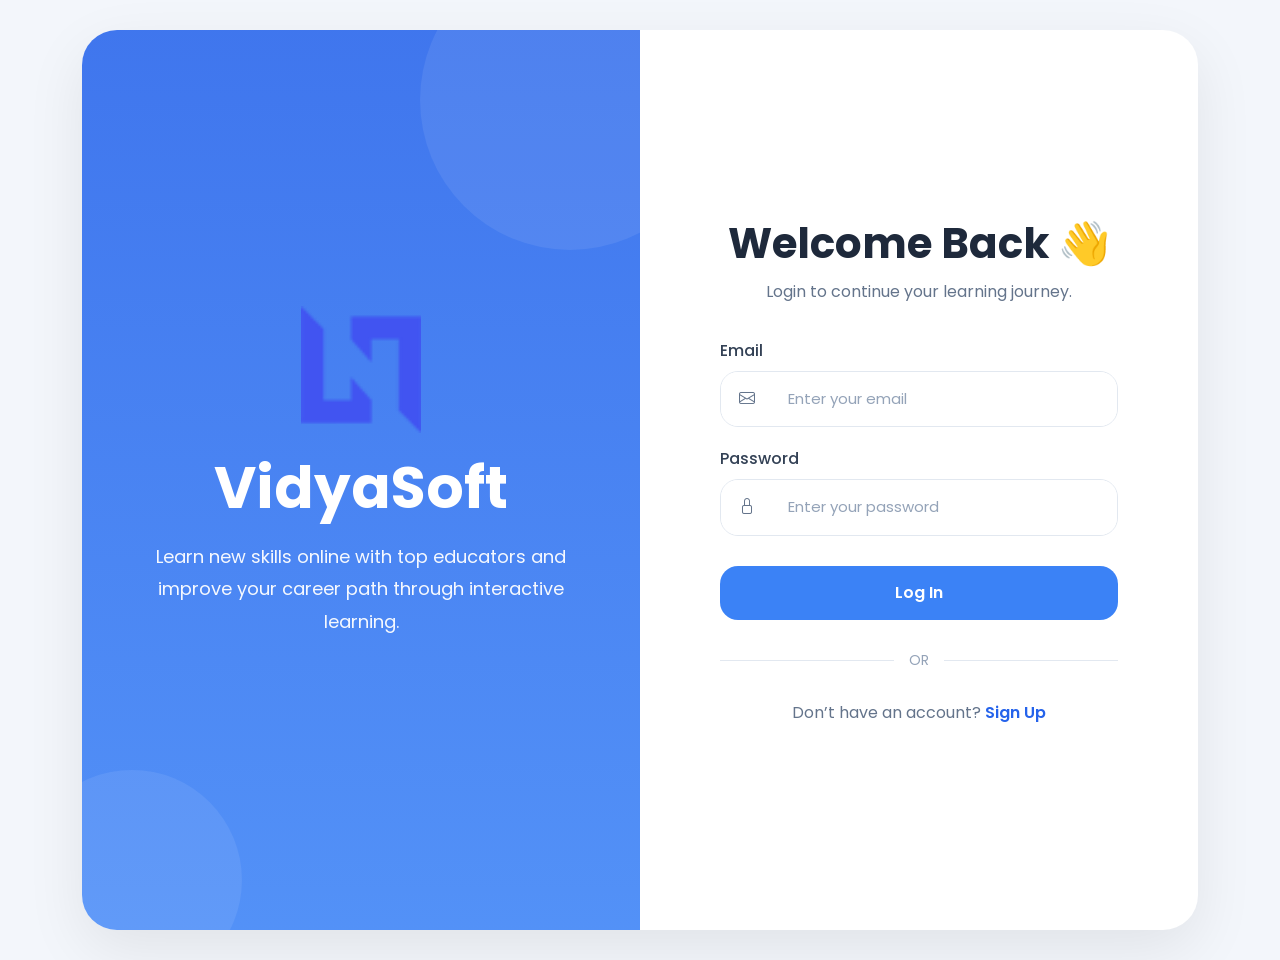
<file: Frontend/index.html>
<!DOCTYPE html>
<html lang="en">
<head>
<meta charset="UTF-8">
<meta name="viewport" content="width=device-width, initial-scale=1.0">

<title>VidyaSoft Auth</title>

<!-- BOOTSTRAP -->
<link rel="stylesheet" href="assets/vendor/bootstrap/css/bootstrap.min.css">

<!-- ICONS -->
<link rel="stylesheet" href="assets/vendor/bootstrap-icons/bootstrap-icons.css">

<!-- GOOGLE FONT -->
<link href="https://fonts.googleapis.com/css2?family=Poppins:wght@300;400;500;600;700&display=swap" rel="stylesheet">

<style>

*{
    margin:0;
    padding:0;
    box-sizing:border-box;
    font-family:'Poppins',sans-serif;
}

body{
    background:#f3f6fb;
    overflow-x:hidden;
}

/* ================= MAIN SECTION ================= */

.login-section{
    min-height:100vh;
    display:flex;
    align-items:center;
    justify-content:center;
    padding:30px;
}

/* ================= MAIN CARD ================= */

.auth-wrapper{
    width:100%;
    max-width:1250px;
    margin:auto;
    background:#fff;
    border-radius:35px;
    overflow:hidden;
    box-shadow:0 20px 60px rgba(0,0,0,0.08);
}

/* ================= LEFT SIDE ================= */

.login-left{
    background:
    linear-gradient(rgba(37,99,235,0.88), rgba(59,130,246,0.88)),
    url('https://images.unsplash.com/photo-1516321318423-f06f85e504b3?q=80&w=1400');

    background-size:cover;
    background-position:center;

    min-height:100vh;

    display:flex;
    flex-direction:column;
    justify-content:center;
    align-items:center;

    padding:60px;
    color:white;
    position:relative;
}

.login-left::before{
    content:'';
    position:absolute;
    width:300px;
    height:300px;
    border-radius:50%;
    background:rgba(255,255,255,0.08);
    top:-80px;
    right:-80px;
}

.login-left::after{
    content:'';
    position:absolute;
    width:220px;
    height:220px;
    border-radius:50%;
    background:rgba(255,255,255,0.08);
    bottom:-60px;
    left:-60px;
}

.login-left > *{
    position:relative;
    z-index:2;
}

.login-illustration img{
    width:120px;
    margin-bottom:20px;
}

.login-left h2{
    font-size:58px;
    font-weight:700;
    margin-bottom:18px;
}

.login-left p{
    max-width:500px;
    text-align:center;
    line-height:1.8;
    font-size:18px;
    opacity:0.95;
}

/* ================= RIGHT SIDE ================= */

.login-right{
    background:#fff;
    display:flex;
    justify-content:center;
    align-items:center;
    padding:60px 80px;
}

/* ================= FORM WRAPPER ================= */

.login-form-wrapper{
    width:100%;
    max-width:430px;
    margin:auto;
}

/* ================= FORM ================= */

.login-form-wrapper h3{
    font-size:42px;
    font-weight:700;
    color:#1e293b;
    margin-bottom:10px;
    text-align:center;
}

.form-subtitle{
    color:#64748b;
    margin-bottom:35px;
    text-align:center;
}

label{
    font-weight:500;
    margin-bottom:8px;
    color:#334155;
}

.input-group{
    border-radius:18px;
    overflow:hidden;
    margin-bottom:20px;
    border:1px solid #e2e8f0;
    transition:0.3s;
}

.input-group:focus-within{
    border-color:#3b82f6;
    box-shadow:0 0 0 4px rgba(59,130,246,0.1);
}

.input-group-text{
    background:#fff;
    border:none;
    padding:0 18px;
    color:#64748b;
}

.form-control{
    border:none;
    padding:16px;
    box-shadow:none !important;
    font-size:15px;
}

.form-control::placeholder{
    color:#94a3b8;
}

/* ================= BUTTON ================= */

.btn-primary{
    background:#3b82f6;
    border:none;
    padding:15px;
    border-radius:18px;
    font-weight:600;
    transition:0.3s;
    margin-top:10px;
}

.btn-primary:hover{
    background:#2563eb;
    transform:translateY(-2px);
}

/* ================= LINKS ================= */

.auth-switch{
    margin-top:22px;
    color:#64748b;
}

.auth-switch a{
    text-decoration:none;
    color:#2563eb;
    font-weight:600;
}

.auth-switch a:hover{
    text-decoration:underline;
}

/* ================= DIVIDER ================= */

.divider{
    display:flex;
    align-items:center;
    margin:30px 0;
}

.divider::before,
.divider::after{
    content:'';
    flex:1;
    height:1px;
    background:#e2e8f0;
}

.divider span{
    padding:0 15px;
    color:#94a3b8;
    font-size:14px;
}

/* ================= RESPONSIVE ================= */

@media(max-width:992px){

    .login-left{
        min-height:400px;
        padding:50px 30px;
    }

    .login-left h2{
        font-size:44px;
    }

    .login-right{
        padding:50px 30px;
    }

}

@media(max-width:768px){

    .login-section{
        padding:15px;
    }

    .auth-wrapper{
        border-radius:25px;
    }

    .login-left{
        min-height:320px;
    }

    .login-left h2{
        font-size:38px;
    }

    .login-left p{
        font-size:16px;
    }

    .login-form-wrapper h3{
        font-size:34px;
    }

}

</style>

</head>

<body>

<section class="login-section">

<div class="container d-flex justify-content-center align-items-center">

<div class="auth-wrapper">

<div class="row g-0 align-items-center justify-content-center">

<!-- ================= LEFT SIDE ================= -->

<div class="col-lg-6 login-left text-center">

    <div class="login-illustration">
        <img src="assets/img/logo.png" class="img-fluid" alt="">
    </div>

    <h2>VidyaSoft</h2>

    <p>
        Learn new skills online with top educators and
        improve your career path through interactive learning.
    </p>

</div>

<!-- ================= RIGHT SIDE ================= -->

<div class="col-lg-6 login-right d-flex justify-content-center align-items-center">

<div class="login-form-wrapper">

<!-- ================= LOGIN FORM ================= -->

<div id="loginForm">

<h3>Welcome Back 👋</h3>

<p class="form-subtitle">
    Login to continue your learning journey.
</p>

<form onsubmit="loginUser(event)">

<div class="mb-3">

<label>Email</label>

<div class="input-group">

<span class="input-group-text">
<i class="bi bi-envelope"></i>
</span>

<input
type="email"
id="loginEmail"
class="form-control"
placeholder="Enter your email"
required>

</div>

</div>

<div class="mb-2">

<label>Password</label>

<div class="input-group">

<span class="input-group-text">
<i class="bi bi-lock"></i>
</span>

<input
type="password"
id="loginPassword"
class="form-control"
placeholder="Enter your password"
required>

</div>

</div>

<button type="submit" class="btn btn-primary w-100">
    Log In
</button>

<div class="divider">
    <span>OR</span>
</div>

<div class="text-center auth-switch">

<p>
    Don’t have an account?
    <a href="#" onclick="showRegister()">Sign Up</a>
</p>

</div>

</form>

</div>

<!-- ================= REGISTER FORM ================= -->

<div id="registerForm" style="display:none;">

<h3>Create Account ✨</h3>

<p class="form-subtitle">
    Join VidyaSoft and start learning today.
</p>

<form onsubmit="registerUser(event)">

<div class="mb-3">

<label>Full Name</label>

<div class="input-group">

<span class="input-group-text">
<i class="bi bi-person"></i>
</span>

<input
type="text"
id="registerName"
class="form-control"
placeholder="Enter your name"
required>

</div>

</div>

<div class="mb-3">

<label>Email</label>

<div class="input-group">

<span class="input-group-text">
<i class="bi bi-envelope"></i>
</span>

<input
type="email"
id="registerEmail"
class="form-control"
placeholder="Enter your email"
required>

</div>

</div>

<div class="mb-3">

<label>Password</label>

<div class="input-group">

<span class="input-group-text">
<i class="bi bi-lock"></i>
</span>

<input
type="password"
id="registerPassword"
class="form-control"
placeholder="Create password"
required>

</div>

</div>

<button type="submit" class="btn btn-primary w-100">
    Register
</button>

<div class="divider">
    <span>OR</span>
</div>

<div class="text-center auth-switch">

<p>
    Already have an account?
    <a href="#" onclick="showLogin()">Login</a>
</p>

</div>

</form>

</div>

</div>

</div>

</div>

</div>

</section>

<!-- BOOTSTRAP -->
<script src="assets/vendor/bootstrap/js/bootstrap.bundle.min.js"></script>

<script>

// 🔁 SWITCH FORMS

function showRegister(){

document.getElementById("loginForm").style.display="none";

document.getElementById("registerForm").style.display="block";

}

function showLogin(){

document.getElementById("registerForm").style.display="none";

document.getElementById("loginForm").style.display="block";

}

// 🌐 BACKEND URL

const BASE_URL = "http://localhost:8081/api/auth";

// 🔐 LOGIN

async function loginUser(event) {

    event.preventDefault();

    const email = document.getElementById("loginEmail").value;

    const password = document.getElementById("loginPassword").value;

    try {

        const response = await fetch(`${BASE_URL}/login`, {

            method: "POST",

            headers: {

                "Content-Type": "application/json"

            },

            body: JSON.stringify({ email, password })

        });

        const data = await response.text();

        if (response.ok) {

            // ✅ SAVE LOGIN STATE

            localStorage.setItem("isLoggedIn", "true");

            localStorage.setItem("userEmail", email);

            // ✅ REDIRECT TO DASHBOARD

            window.location.href = "dashboard.html";

        } else {

            alert("Error: " + data);

        }

    } catch (error) {

        console.error(error);

        alert("Server error");

    }

}

// 📝 REGISTER

async function registerUser(event) {

    event.preventDefault();

    const name = document.getElementById("registerName").value;

    const email = document.getElementById("registerEmail").value;

    const password = document.getElementById("registerPassword").value;

    try {

        const response = await fetch(`${BASE_URL}/signup`, {

            method: "POST",

            headers: {

                "Content-Type": "application/json"

            },

            body: JSON.stringify({ name, email, password })

        });

        const data = await response.text();

        if (response.ok) {

            alert("Registration Successful ✅");

            showLogin();

        } else {

            alert("Error: " + data);

        }

    } catch (error) {

        console.error(error);

        alert("Server error");

    }

}

// ✅ AUTO REDIRECT IF ALREADY LOGGED IN

if (localStorage.getItem("isLoggedIn") === "true") {

    window.location.href = "dashboard.html";

}

</script>

</body>
</html>
</file>
